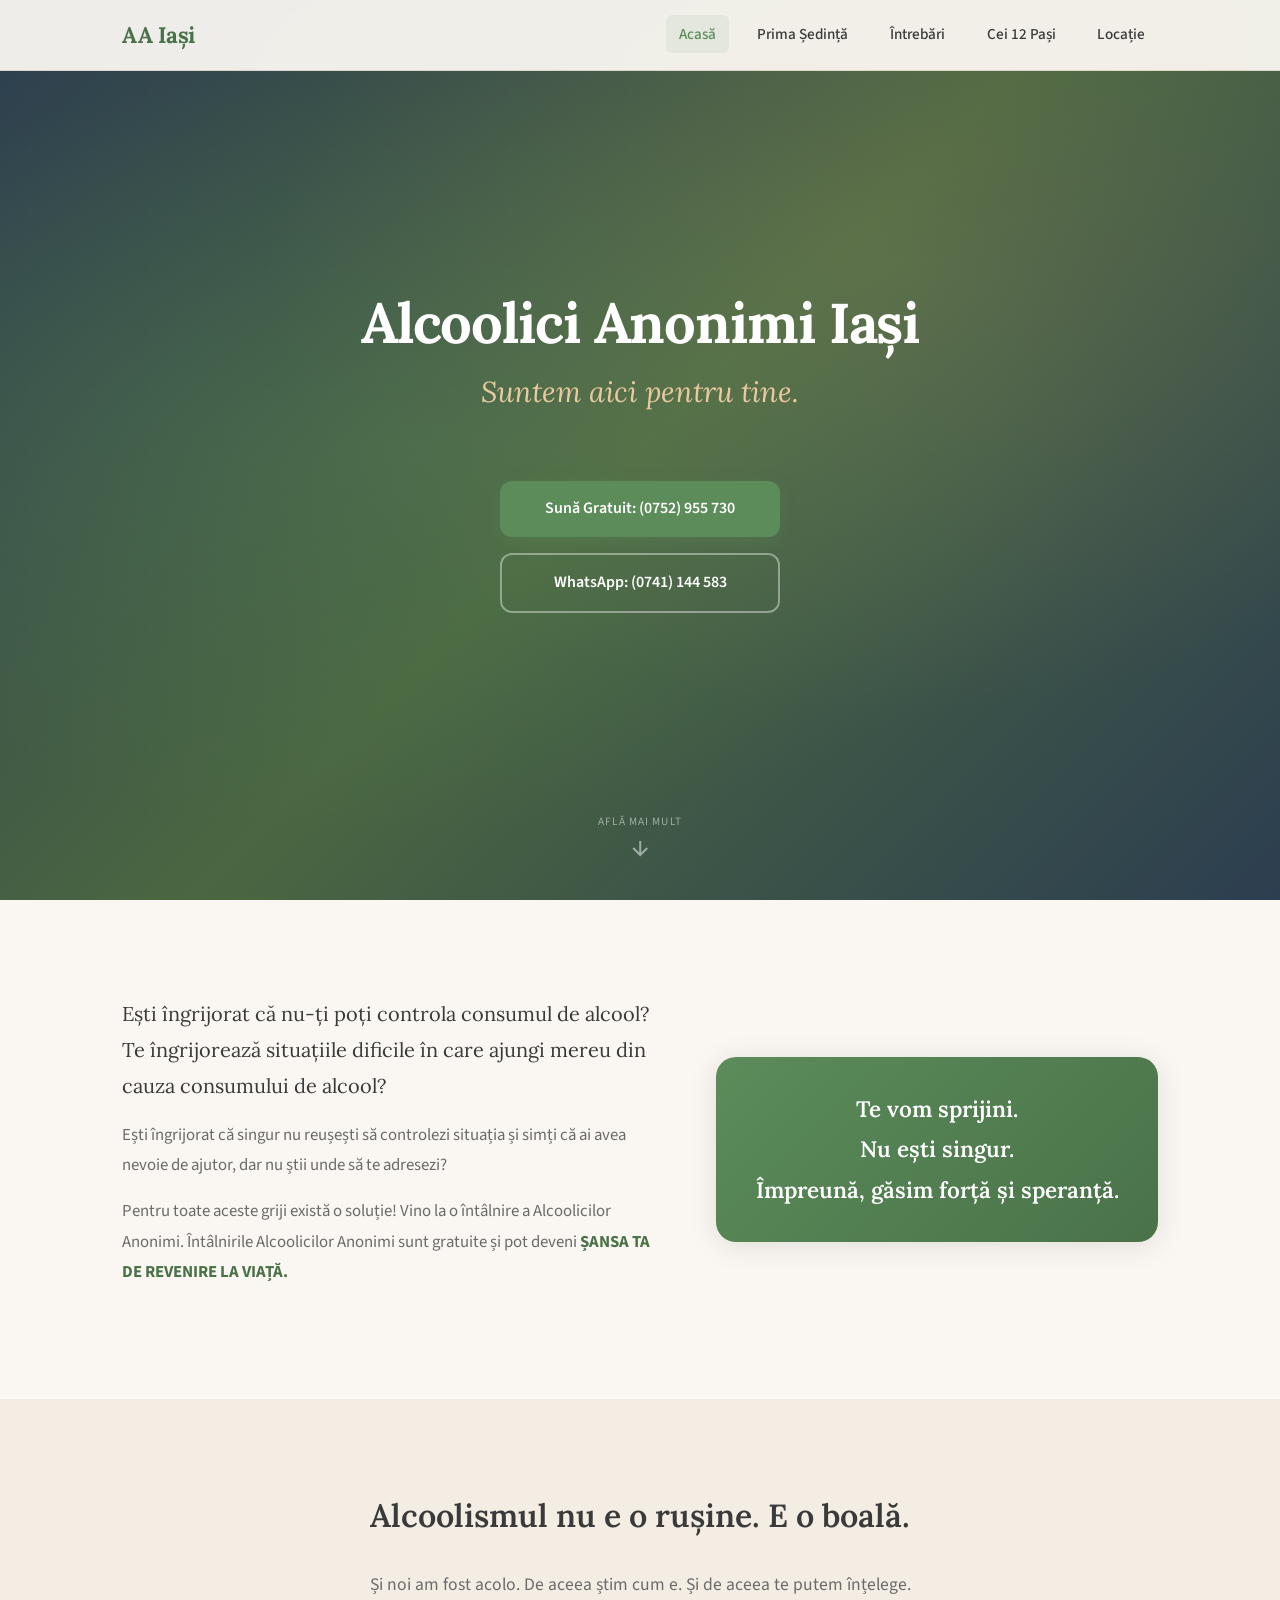
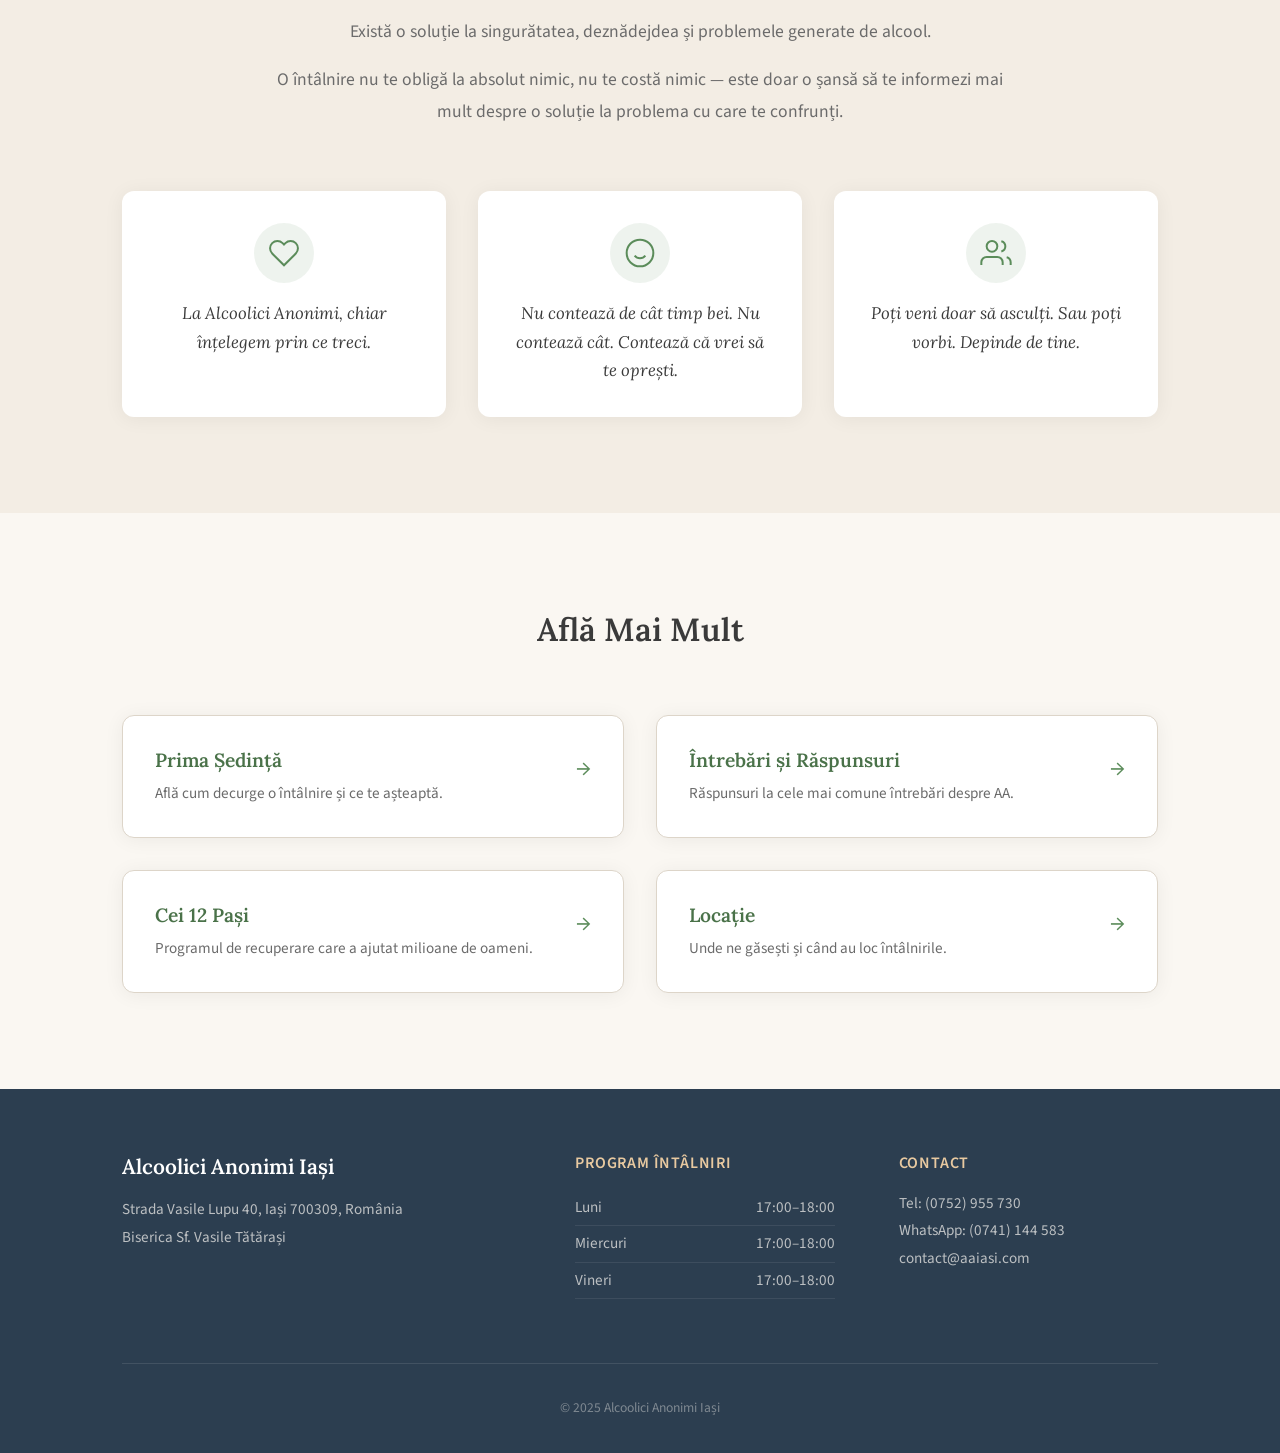
<file: index.html>
<!DOCTYPE html>
<html lang="ro">
<head>
    <meta charset="UTF-8">
    <meta name="viewport" content="width=device-width, initial-scale=1.0">
    <title>Alcoolici Anonimi Iași | Găsește Speranța Aici</title>
    <meta name="description" content="Alcoolici Anonimi Iași - grupuri de sprijin gratuite pentru persoanele care doresc să se elibereze de dependența de alcool. Întâlniri Luni, Miercuri și Vineri.">
    <link rel="preconnect" href="https://fonts.googleapis.com">
    <link rel="preconnect" href="https://fonts.gstatic.com" crossorigin>
    <link href="https://fonts.googleapis.com/css2?family=Lora:ital,wght@0,400;0,600;0,700;1,400&family=Source+Sans+3:wght@300;400;500;600&display=swap" rel="stylesheet">
    <link rel="stylesheet" href="styles.css">
</head>
<body>
    <!-- Netlify form detection -->
    <form name="contact" netlify netlify-honeypot="bot-field" hidden>
        <input type="text" name="name">
        <input type="email" name="email">
        <textarea name="message"></textarea>
    </form>
    <!-- Navigation -->
    <nav class="nav" id="nav">
        <div class="nav-container">
            <a href="index.html" class="nav-logo">AA Iași</a>
            <button class="nav-toggle" id="navToggle" aria-label="Deschide meniu">
                <span></span>
                <span></span>
                <span></span>
            </button>
            <ul class="nav-links" id="navLinks">
                <li><a href="index.html" class="active">Acasă</a></li>
                <li><a href="prima-sedinta.html">Prima Ședință</a></li>
                <li><a href="intrebari.html">Întrebări</a></li>
                <li><a href="cei-12-pasi.html">Cei 12 Pași</a></li>
                <li><a href="locatie.html">Locație</a></li>
            </ul>
        </div>
    </nav>

    <!-- Hero Section -->
    <header class="hero">
        <div class="hero-overlay"></div>
        <div class="hero-content">
            <h1 class="hero-title">Alcoolici Anonimi Iași</h1>
            <p class="hero-subtitle">Suntem aici pentru tine.</p>
            <div class="hero-cta">
                <a href="tel:0752955730" class="btn btn-primary">Sună Gratuit: (0752) 955 730</a>
                <a href="https://wa.me/40741144583" class="btn btn-secondary">WhatsApp: (0741) 144 583</a>
            </div>
        </div>
        <div class="hero-scroll-indicator">
            <span>Află mai mult</span>
            <svg width="24" height="24" viewBox="0 0 24 24" fill="none" stroke="currentColor" stroke-width="2"><path d="M12 5v14M5 12l7 7 7-7"/></svg>
        </div>
    </header>

    <!-- Message Section -->
    <section class="section message-section">
        <div class="container">
            <div class="message-grid">
                <div class="message-text">
                    <p class="lead">Ești îngrijorat că nu-ți poți controla consumul de alcool? Te îngrijorează situațiile dificile în care ajungi mereu din cauza consumului de alcool?</p>
                    <p>Ești îngrijorat că singur nu reușești să controlezi situația și simți că ai avea nevoie de ajutor, dar nu știi unde să te adresezi?</p>
                    <p>Pentru toate aceste griji există o soluție! Vino la o întâlnire a Alcoolicilor Anonimi. Întâlnirile Alcoolicilor Anonimi sunt gratuite și pot deveni <strong>ȘANSA TA DE REVENIRE LA VIAȚĂ.</strong></p>
                </div>
                <div class="message-highlight">
                    <blockquote>
                        <p>Te vom sprijini.</p>
                        <p>Nu ești singur.</p>
                        <p>Împreună, găsim forță și speranță.</p>
                    </blockquote>
                </div>
            </div>
        </div>
    </section>

    <!-- Understanding Section -->
    <section class="section understanding-section">
        <div class="container">
            <div class="understanding-content">
                <h2>Alcoolismul nu e o rușine. E o boală.</h2>
                <p>Și noi am fost acolo. De aceea știm cum e. Și de aceea te putem înțelege.</p>
                <p>Există o soluție la singurătatea, deznădejdea și problemele generate de alcool.</p>
                <p>O întâlnire nu te obligă la absolut nimic, nu te costă nimic — este doar o șansă să te informezi mai mult despre o soluție la problema cu care te confrunți.</p>
            </div>
            <div class="encouragement-cards">
                <div class="card">
                    <div class="card-icon">
                        <svg width="32" height="32" viewBox="0 0 24 24" fill="none" stroke="currentColor" stroke-width="1.5"><path d="M20.84 4.61a5.5 5.5 0 0 0-7.78 0L12 5.67l-1.06-1.06a5.5 5.5 0 0 0-7.78 7.78l1.06 1.06L12 21.23l7.78-7.78 1.06-1.06a5.5 5.5 0 0 0 0-7.78z"/></svg>
                    </div>
                    <p>La Alcoolici Anonimi, chiar înțelegem prin ce treci.</p>
                </div>
                <div class="card">
                    <div class="card-icon">
                        <svg width="32" height="32" viewBox="0 0 24 24" fill="none" stroke="currentColor" stroke-width="1.5"><circle cx="12" cy="12" r="10"/><path d="M8 14s1.5 2 4 2 4-2 4-2"/><line x1="9" y1="9" x2="9.01" y2="9"/><line x1="15" y1="9" x2="15.01" y2="9"/></svg>
                    </div>
                    <p>Nu contează de cât timp bei. Nu contează cât. Contează că vrei să te oprești.</p>
                </div>
                <div class="card">
                    <div class="card-icon">
                        <svg width="32" height="32" viewBox="0 0 24 24" fill="none" stroke="currentColor" stroke-width="1.5"><path d="M17 21v-2a4 4 0 0 0-4-4H5a4 4 0 0 0-4 4v2"/><circle cx="9" cy="7" r="4"/><path d="M23 21v-2a4 4 0 0 0-3-3.87"/><path d="M16 3.13a4 4 0 0 1 0 7.75"/></svg>
                    </div>
                    <p>Poți veni doar să asculți. Sau poți vorbi. Depinde de tine.</p>
                </div>
            </div>
        </div>
    </section>

    <!-- Quick Links Section -->
    <section class="section links-section">
        <div class="container">
            <h2 class="section-title">Află Mai Mult</h2>
            <div class="links-grid">
                <a href="prima-sedinta.html" class="link-card">
                    <h3>Prima Ședință</h3>
                    <p>Află cum decurge o întâlnire și ce te așteaptă.</p>
                    <span class="link-arrow">&rarr;</span>
                </a>
                <a href="intrebari.html" class="link-card">
                    <h3>Întrebări și Răspunsuri</h3>
                    <p>Răspunsuri la cele mai comune întrebări despre AA.</p>
                    <span class="link-arrow">&rarr;</span>
                </a>
                <a href="cei-12-pasi.html" class="link-card">
                    <h3>Cei 12 Pași</h3>
                    <p>Programul de recuperare care a ajutat milioane de oameni.</p>
                    <span class="link-arrow">&rarr;</span>
                </a>
                <a href="locatie.html" class="link-card">
                    <h3>Locație</h3>
                    <p>Unde ne găsești și când au loc întâlnirile.</p>
                    <span class="link-arrow">&rarr;</span>
                </a>
            </div>
        </div>
    </section>

    <!-- Footer -->
    <footer class="footer">
        <div class="container">
            <div class="footer-grid">
                <div class="footer-info">
                    <h3>Alcoolici Anonimi Iași</h3>
                    <p>Strada Vasile Lupu 40, Iași 700309, România</p>
                    <p><a href="https://maps.app.goo.gl/vv4VLsYm66Xan8x5A" target="_blank" rel="noopener">Biserica Sf. Vasile Tătărași</a></p>
                </div>
                <div class="footer-schedule">
                    <h4>Program Întâlniri</h4>
                    <ul>
                        <li><span>Luni</span> <span>17:00–18:00</span></li>
                        <li><span>Miercuri</span> <span>17:00–18:00</span></li>
                        <li><span>Vineri</span> <span>17:00–18:00</span></li>
                    </ul>
                </div>
                <div class="footer-contact">
                    <h4>Contact</h4>
                    <p><a href="tel:0752955730">Tel: (0752) 955 730</a></p>
                    <p><a href="https://wa.me/40741144583">WhatsApp: (0741) 144 583</a></p>
                    <p><a href="mailto:contact@aaiasi.com">contact@aaiasi.com</a></p>
                </div>
            </div>
            <div class="footer-bottom">
                <p>&copy; 2025 Alcoolici Anonimi Iași</p>
            </div>
        </div>
    </footer>

    <script src="main.js"></script>
</body>
</html>
</file>
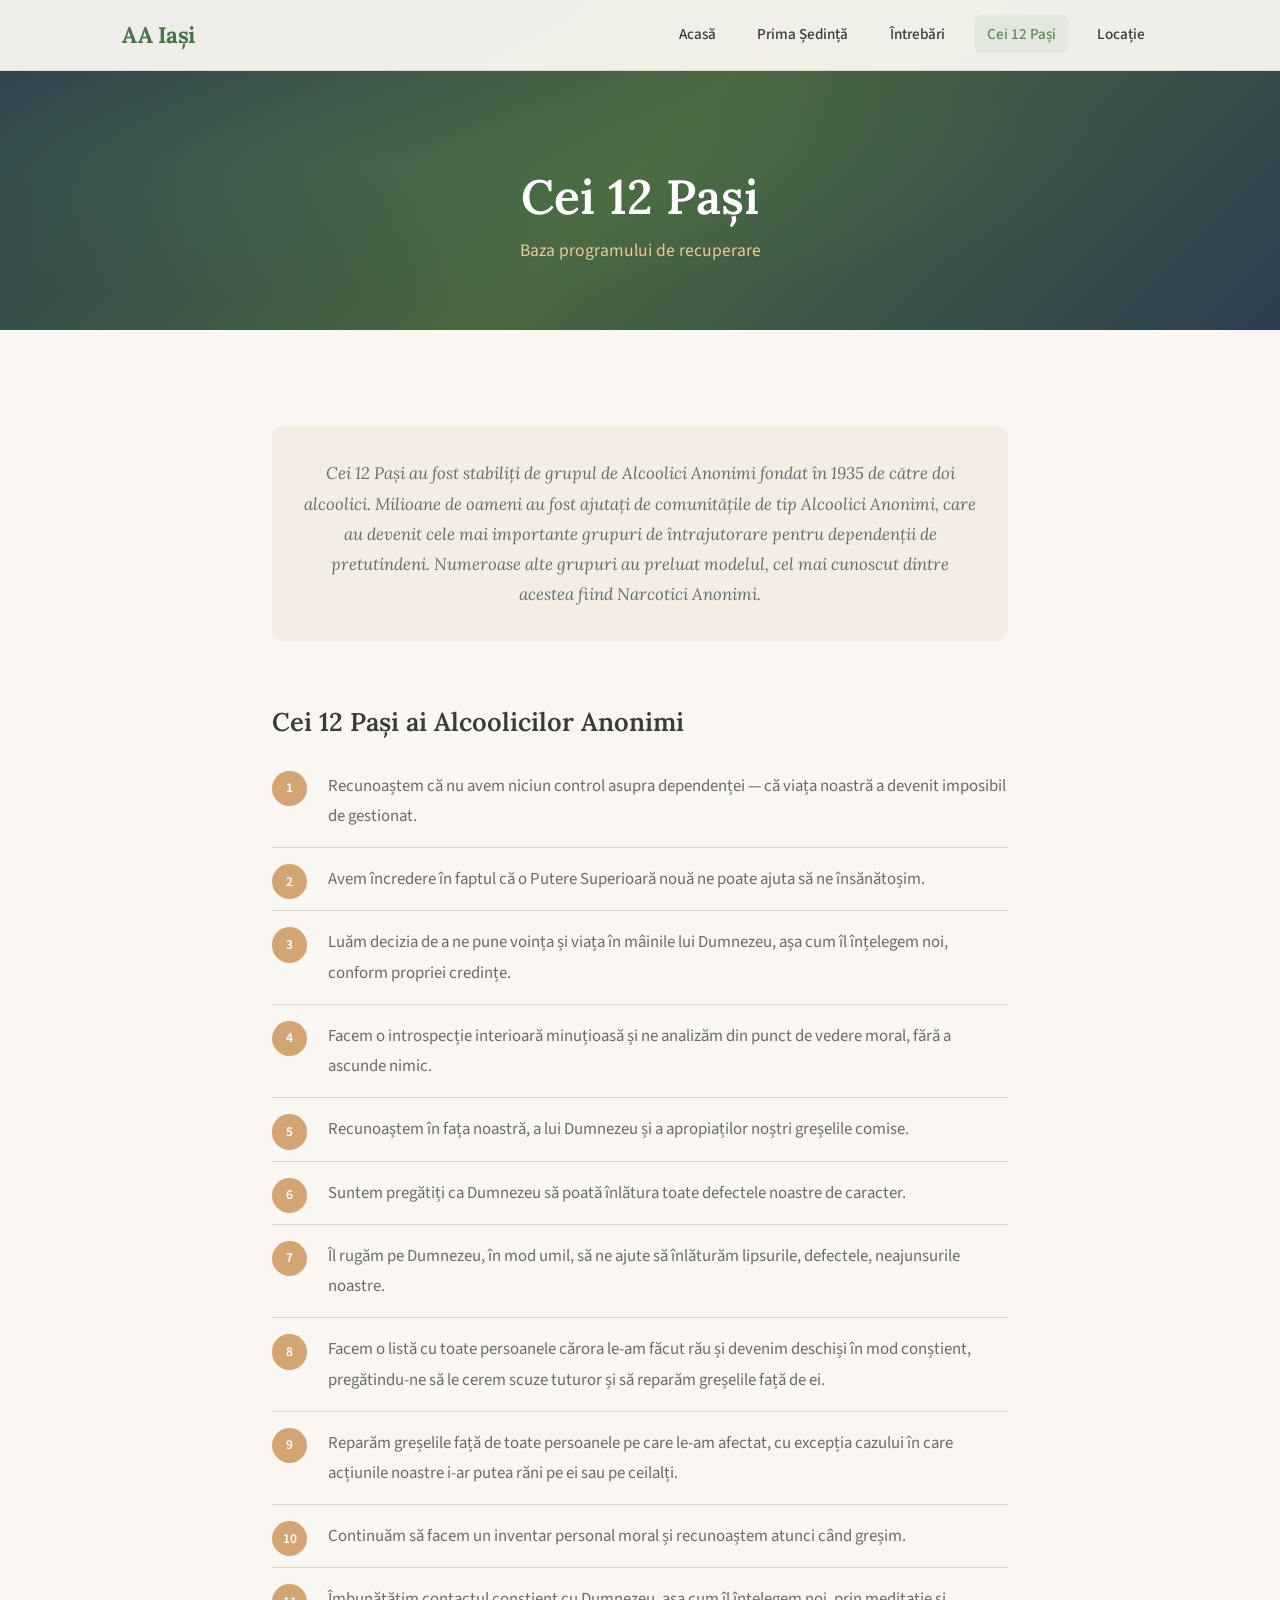
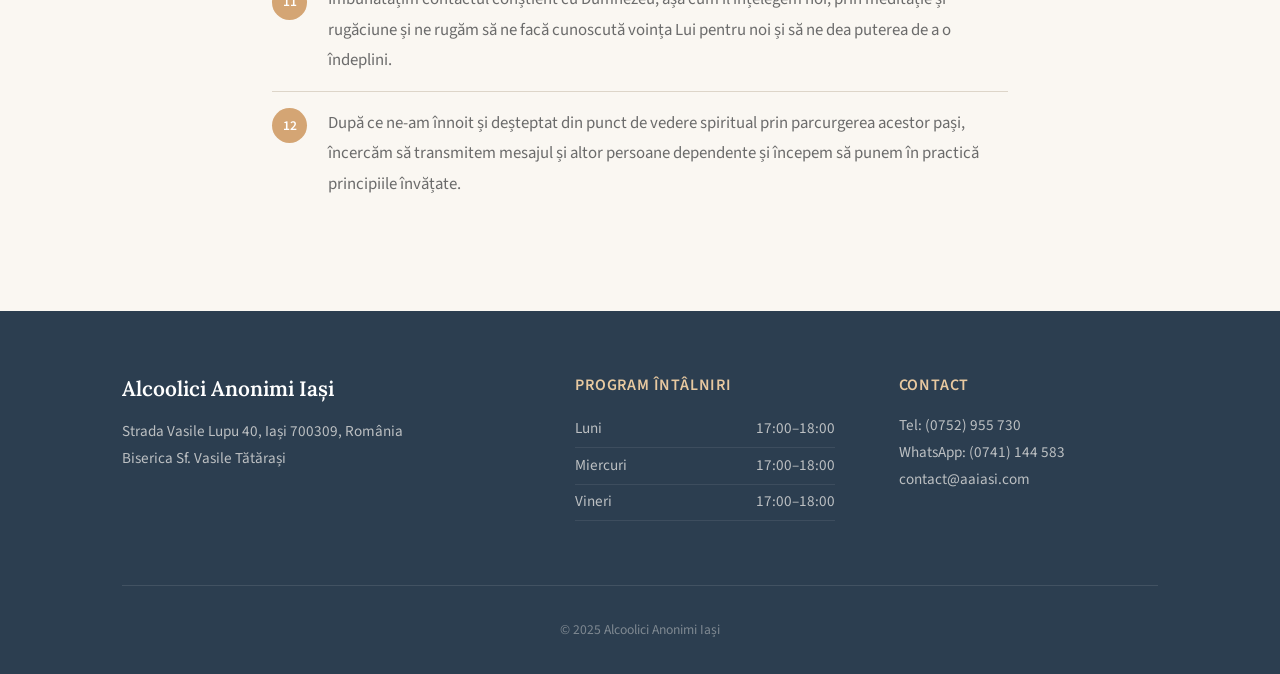
<file: cei-12-pasi.html>
<!DOCTYPE html>
<html lang="ro">
<head>
    <meta charset="UTF-8">
    <meta name="viewport" content="width=device-width, initial-scale=1.0">
    <title>Cei 12 Pași | Alcoolici Anonimi Iași</title>
    <meta name="description" content="Cei 12 Pași ai Alcoolicilor Anonimi - programul de recuperare care a ajutat milioane de oameni din întreaga lume.">
    <link rel="preconnect" href="https://fonts.googleapis.com">
    <link rel="preconnect" href="https://fonts.gstatic.com" crossorigin>
    <link href="https://fonts.googleapis.com/css2?family=Lora:ital,wght@0,400;0,600;0,700;1,400&family=Source+Sans+3:wght@300;400;500;600&display=swap" rel="stylesheet">
    <link rel="stylesheet" href="styles.css">
</head>
<body>
    <!-- Navigation -->
    <nav class="nav" id="nav">
        <div class="nav-container">
            <a href="index.html" class="nav-logo">AA Iași</a>
            <button class="nav-toggle" id="navToggle" aria-label="Deschide meniu">
                <span></span><span></span><span></span>
            </button>
            <ul class="nav-links" id="navLinks">
                <li><a href="index.html">Acasă</a></li>
                <li><a href="prima-sedinta.html">Prima Ședință</a></li>
                <li><a href="intrebari.html">Întrebări</a></li>
                <li><a href="cei-12-pasi.html" class="active">Cei 12 Pași</a></li>
                <li><a href="locatie.html">Locație</a></li>
            </ul>
        </div>
    </nav>

    <!-- Page Header -->
    <header class="page-header">
        <h1>Cei 12 Pași</h1>
        <p>Baza programului de recuperare</p>
    </header>

    <!-- Page Content -->
    <main class="page-content">
        <div class="container">
            <p class="steps-intro">Cei 12 Pași au fost stabiliți de grupul de Alcoolici Anonimi fondat în 1935 de către doi alcoolici. Milioane de oameni au fost ajutați de comunitățile de tip Alcoolici Anonimi, care au devenit cele mai importante grupuri de întrajutorare pentru dependenții de pretutindeni. Numeroase alte grupuri au preluat modelul, cel mai cunoscut dintre acestea fiind Narcotici Anonimi.</p>

            <h2>Cei 12 Pași ai Alcoolicilor Anonimi</h2>

            <ol class="twelve-steps">
                <li>Recunoaștem că nu avem niciun control asupra dependenței — că viața noastră a devenit imposibil de gestionat.</li>
                <li>Avem încredere în faptul că o Putere Superioară nouă ne poate ajuta să ne însănătoșim.</li>
                <li>Luăm decizia de a ne pune voința și viața în mâinile lui Dumnezeu, așa cum îl înțelegem noi, conform propriei credințe.</li>
                <li>Facem o introspecție interioară minuțioasă și ne analizăm din punct de vedere moral, fără a ascunde nimic.</li>
                <li>Recunoaștem în fața noastră, a lui Dumnezeu și a apropiaților noștri greșelile comise.</li>
                <li>Suntem pregătiți ca Dumnezeu să poată înlătura toate defectele noastre de caracter.</li>
                <li>Îl rugăm pe Dumnezeu, în mod umil, să ne ajute să înlăturăm lipsurile, defectele, neajunsurile noastre.</li>
                <li>Facem o listă cu toate persoanele cărora le-am făcut rău și devenim deschiși în mod conștient, pregătindu-ne să le cerem scuze tuturor și să reparăm greșelile față de ei.</li>
                <li>Reparăm greșelile față de toate persoanele pe care le-am afectat, cu excepția cazului în care acțiunile noastre i-ar putea răni pe ei sau pe ceilalți.</li>
                <li>Continuăm să facem un inventar personal moral și recunoaștem atunci când greșim.</li>
                <li>Îmbunătățim contactul conștient cu Dumnezeu, așa cum îl înțelegem noi, prin meditație și rugăciune și ne rugăm să ne facă cunoscută voința Lui pentru noi și să ne dea puterea de a o îndeplini.</li>
                <li>După ce ne-am înnoit și deșteptat din punct de vedere spiritual prin parcurgerea acestor pași, încercăm să transmitem mesajul și altor persoane dependente și începem să punem în practică principiile învățate.</li>
            </ol>
        </div>
    </main>

    <!-- Footer -->
    <footer class="footer">
        <div class="container">
            <div class="footer-grid">
                <div class="footer-info">
                    <h3>Alcoolici Anonimi Iași</h3>
                    <p>Strada Vasile Lupu 40, Iași 700309, România</p>
                    <p><a href="https://maps.app.goo.gl/vv4VLsYm66Xan8x5A" target="_blank" rel="noopener">Biserica Sf. Vasile Tătărași</a></p>
                </div>
                <div class="footer-schedule">
                    <h4>Program Întâlniri</h4>
                    <ul>
                        <li><span>Luni</span> <span>17:00–18:00</span></li>
                        <li><span>Miercuri</span> <span>17:00–18:00</span></li>
                        <li><span>Vineri</span> <span>17:00–18:00</span></li>
                    </ul>
                </div>
                <div class="footer-contact">
                    <h4>Contact</h4>
                    <p><a href="tel:0752955730">Tel: (0752) 955 730</a></p>
                    <p><a href="https://wa.me/40741144583">WhatsApp: (0741) 144 583</a></p>
                    <p><a href="mailto:contact@aaiasi.com">contact@aaiasi.com</a></p>
                </div>
            </div>
            <div class="footer-bottom">
                <p>&copy; 2025 Alcoolici Anonimi Iași</p>
            </div>
        </div>
    </footer>
    <script src="main.js"></script>
</body>
</html>
</file>
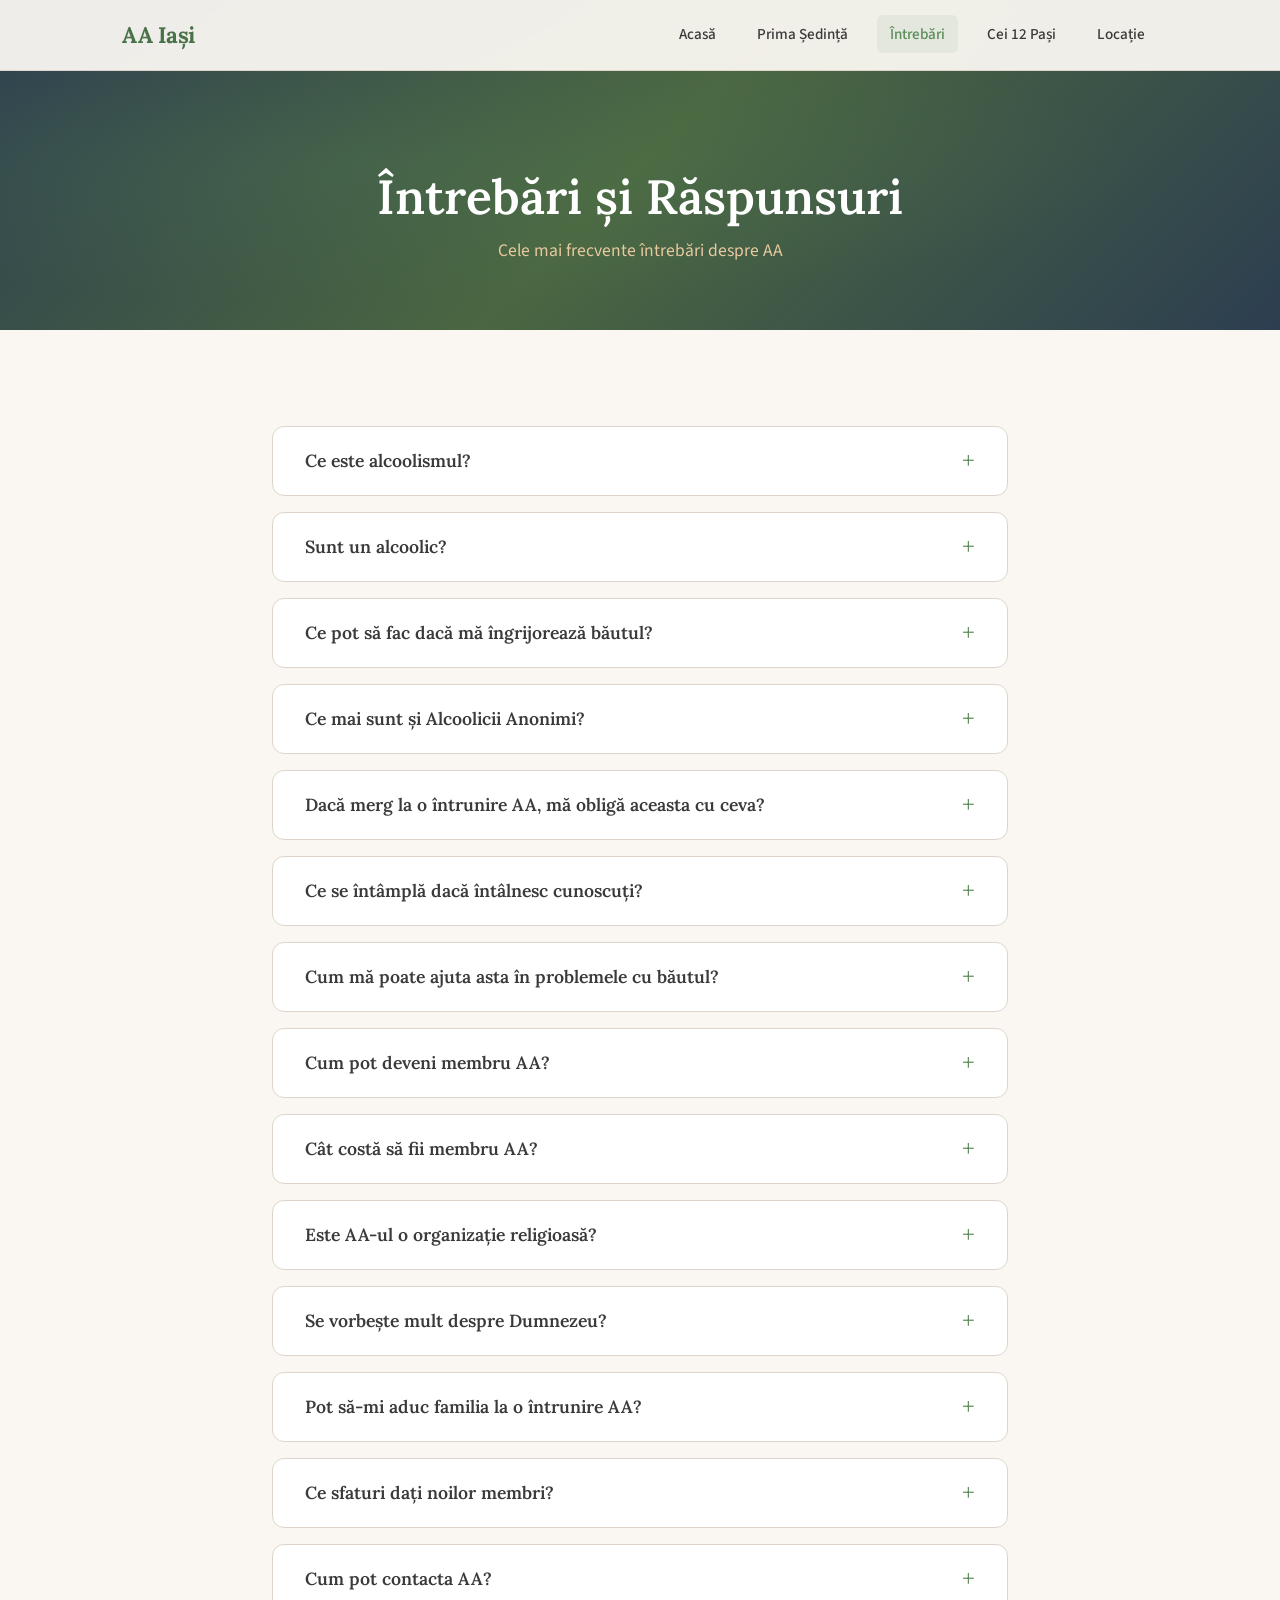
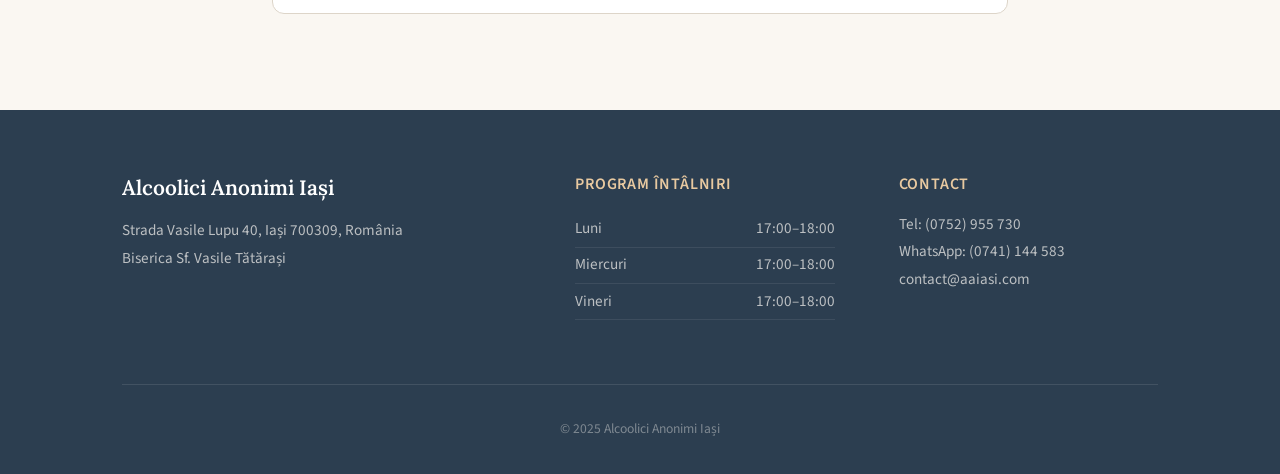
<file: intrebari.html>
<!DOCTYPE html>
<html lang="ro">
<head>
    <meta charset="UTF-8">
    <meta name="viewport" content="width=device-width, initial-scale=1.0">
    <title>Întrebări și Răspunsuri | Alcoolici Anonimi Iași</title>
    <meta name="description" content="Întrebări frecvente despre Alcoolici Anonimi Iași - ce este alcoolismul, cum funcționează AA, cum poți deveni membru.">
    <link rel="preconnect" href="https://fonts.googleapis.com">
    <link rel="preconnect" href="https://fonts.gstatic.com" crossorigin>
    <link href="https://fonts.googleapis.com/css2?family=Lora:ital,wght@0,400;0,600;0,700;1,400&family=Source+Sans+3:wght@300;400;500;600&display=swap" rel="stylesheet">
    <link rel="stylesheet" href="styles.css">
</head>
<body>
    <!-- Navigation -->
    <nav class="nav" id="nav">
        <div class="nav-container">
            <a href="index.html" class="nav-logo">AA Iași</a>
            <button class="nav-toggle" id="navToggle" aria-label="Deschide meniu">
                <span></span><span></span><span></span>
            </button>
            <ul class="nav-links" id="navLinks">
                <li><a href="index.html">Acasă</a></li>
                <li><a href="prima-sedinta.html">Prima Ședință</a></li>
                <li><a href="intrebari.html" class="active">Întrebări</a></li>
                <li><a href="cei-12-pasi.html">Cei 12 Pași</a></li>
                <li><a href="locatie.html">Locație</a></li>
            </ul>
        </div>
    </nav>

    <!-- Page Header -->
    <header class="page-header">
        <h1>Întrebări și Răspunsuri</h1>
        <p>Cele mai frecvente întrebări despre AA</p>
    </header>

    <!-- Page Content -->
    <main class="page-content">
        <div class="container">
            <div class="faq-list">

                <div class="faq-item">
                    <button class="faq-question">Ce este alcoolismul?</button>
                    <div class="faq-answer">
                        <div class="faq-answer-inner">
                            <p>Alcoolismul este o boală. Este o boală degenerativă, progresivă și mortală.</p>
                            <p>Tehnic, alcoolismul este o dependență cronică de alcool, caracterizată de o nevoie fizică și mentală de a consuma alcool, chiar dacă are consecințe negative grave asupra sănătății (ficat, creier, inima, risc de cancer, probleme digestive), vieții sociale (probleme de relație, pierderea locului de muncă) și stării psihice (anxietate, depresie, violență). Se manifestă prin simptome precum tremurături matinale, greață, confuzie, lipsa controlului și dorința intensă de a consuma.</p>
                        </div>
                    </div>
                </div>

                <div class="faq-item">
                    <button class="faq-question">Sunt un alcoolic?</button>
                    <div class="faq-answer">
                        <div class="faq-answer-inner">
                            <p>Dacă în mod repetat beți mai mult decât intenționați sau vreți să beți, sau dacă aveți pierderi de memorie când beți, atunci s-ar putea să fiți un alcoolic.</p>
                            <p>Numai dumneavoastră puteți decide. Nimeni din AA nu vă va spune dacă sunteți sau nu un alcoolic.</p>
                        </div>
                    </div>
                </div>

                <div class="faq-item">
                    <button class="faq-question">Ce pot să fac dacă mă îngrijorează băutul?</button>
                    <div class="faq-answer">
                        <div class="faq-answer-inner">
                            <p>Căutați ajutor. Alcoolicii Anonimi vă pot ajuta.</p>
                        </div>
                    </div>
                </div>

                <div class="faq-item">
                    <button class="faq-question">Ce mai sunt și Alcoolicii Anonimi?</button>
                    <div class="faq-answer">
                        <div class="faq-answer-inner">
                            <p>Noi suntem o comunitate de bărbați și femei care ne-am pierdut capacitatea de a ne controla băutul și care ne-am aflat în tot felul de necazuri din cauza băutului.</p>
                            <p>Încercăm — în majoritatea cazurilor cu succes — să ne creăm o viață satisfăcătoare fără alcool. Pentru aceasta, am descoperit că avem nevoie de ajutorul și susținerea altor alcoolici din AA.</p>
                        </div>
                    </div>
                </div>

                <div class="faq-item">
                    <button class="faq-question">Dacă merg la o întrunire AA, mă obligă aceasta cu ceva?</button>
                    <div class="faq-answer">
                        <div class="faq-answer-inner">
                            <p>Nu. AA nu ține evidențe ale membrilor sau condici de prezență. Nu trebuie să dezvăluiți nimic despre dumneavoastră. Nimeni nu vă va deranja dacă nu vreți să reveniți.</p>
                        </div>
                    </div>
                </div>

                <div class="faq-item">
                    <button class="faq-question">Ce se întâmplă dacă întâlnesc cunoscuți?</button>
                    <div class="faq-answer">
                        <div class="faq-answer-inner">
                            <p>Ei vor fi acolo din același motiv ca și dumneavoastră. Ei nu vor dezvălui identitatea dumneavoastră nimănui din afara comunității. În AA vă puteți păstra anonimatul atât cât doriți. Acesta este unul din motivele pentru care ne numim Alcoolici Anonimi.</p>
                        </div>
                    </div>
                </div>

                <div class="faq-item">
                    <button class="faq-question">Cum mă poate ajuta asta în problemele cu băutul?</button>
                    <div class="faq-answer">
                        <div class="faq-answer-inner">
                            <p>Noi cei din AA știm cum este să fii dependent de alcool și să fii incapabil de a-ți ține promisiunile. Nu suntem terapeuți profesioniști. Singura noastră calificare este faptul că ne-am oprit noi înșine din băut — iar băutorii problemă care ni se adresează știu că recuperarea este posibilă pentru că văd oameni care au reușit asta.</p>
                        </div>
                    </div>
                </div>

                <div class="faq-item">
                    <button class="faq-question">Cum pot deveni membru AA?</button>
                    <div class="faq-answer">
                        <div class="faq-answer-inner">
                            <p>Pentru a deveni membru, tot ce trebuie să faci este să te prezinți. Nu percepem taxe și nu există costuri de înscriere. Persoanele de orice sex, rasă, vârstă sau credință sunt mai mult decât binevenite la AA.</p>
                        </div>
                    </div>
                </div>

                <div class="faq-item">
                    <button class="faq-question">Cât costă să fii membru AA?</button>
                    <div class="faq-answer">
                        <div class="faq-answer-inner">
                            <p>Nu există taxe de participare sau cotizații. De obicei, un grup AA face o colectă în timpul întrunirii pentru acoperirea cheltuielilor cum sunt chiria, cafeaua, etc., iar la toate acestea membrii sunt liberi să contribuie cu mai mult sau mai puțin, după cum doresc.</p>
                        </div>
                    </div>
                </div>

                <div class="faq-item">
                    <button class="faq-question">Este AA-ul o organizație religioasă?</button>
                    <div class="faq-answer">
                        <div class="faq-answer-inner">
                            <p>Nu. Programul în 12 Pași, pe care îl urmează un alcoolic în recuperare, este un program spiritual și nu unul religios.</p>
                        </div>
                    </div>
                </div>

                <div class="faq-item">
                    <button class="faq-question">Se vorbește mult despre Dumnezeu?</button>
                    <div class="faq-answer">
                        <div class="faq-answer-inner">
                            <p>Majoritatea membrilor AA cred că am găsit soluția nu prin puterea voinței proprii ci printr-o putere superioară nouă. Oricum, fiecare definește această putere după cum dorește. Mulți oameni o numesc Dumnezeu, alții cred că este grupul AA, în timp ce alții nu cred deloc în ea. În AA este loc pentru oameni de orice orientare a credinței sau necredinței.</p>
                        </div>
                    </div>
                </div>

                <div class="faq-item">
                    <button class="faq-question">Pot să-mi aduc familia la o întrunire AA?</button>
                    <div class="faq-answer">
                        <div class="faq-answer-inner">
                            <p>Sigur! Se acceptă participarea familiei la una din ședințele de grup.</p>
                        </div>
                    </div>
                </div>

                <div class="faq-item">
                    <button class="faq-question">Ce sfaturi dați noilor membri?</button>
                    <div class="faq-answer">
                        <div class="faq-answer-inner">
                            <p>Din experiența noastră, cei ce se recuperează în AA sunt cei care:</p>
                            <p>a) stau departe de primul pahar;<br>
                            b) participă regulat la întrunirile AA;<br>
                            c) caută compania membrilor AA care își mențin abstinența de mai multă vreme;<br>
                            d) încearcă să pună în practică programul AA de recuperare;<br>
                            e) obțin și studiază cartea Alcoolici Anonimi.</p>
                        </div>
                    </div>
                </div>

                <div class="faq-item">
                    <button class="faq-question">Cum pot contacta AA?</button>
                    <div class="faq-answer">
                        <div class="faq-answer-inner">
                            <p>Puteți veni în persoană la o întâlnire (Luni, Miercuri și Vineri) sau puteți suna sau scrie pe numerele de contact aflate pe pagină.</p>
                            <p><strong>Tel:</strong> <a href="tel:0752955730">(0752) 955 730</a><br>
                            <strong>WhatsApp:</strong> <a href="https://wa.me/40741144583">(0741) 144 583</a><br>
                            <strong>Email:</strong> <a href="mailto:contact@aaiasi.com">contact@aaiasi.com</a></p>
                        </div>
                    </div>
                </div>

            </div>
        </div>
    </main>

    <!-- Footer -->
    <footer class="footer">
        <div class="container">
            <div class="footer-grid">
                <div class="footer-info">
                    <h3>Alcoolici Anonimi Iași</h3>
                    <p>Strada Vasile Lupu 40, Iași 700309, România</p>
                    <p><a href="https://maps.app.goo.gl/vv4VLsYm66Xan8x5A" target="_blank" rel="noopener">Biserica Sf. Vasile Tătărași</a></p>
                </div>
                <div class="footer-schedule">
                    <h4>Program Întâlniri</h4>
                    <ul>
                        <li><span>Luni</span> <span>17:00–18:00</span></li>
                        <li><span>Miercuri</span> <span>17:00–18:00</span></li>
                        <li><span>Vineri</span> <span>17:00–18:00</span></li>
                    </ul>
                </div>
                <div class="footer-contact">
                    <h4>Contact</h4>
                    <p><a href="tel:0752955730">Tel: (0752) 955 730</a></p>
                    <p><a href="https://wa.me/40741144583">WhatsApp: (0741) 144 583</a></p>
                    <p><a href="mailto:contact@aaiasi.com">contact@aaiasi.com</a></p>
                </div>
            </div>
            <div class="footer-bottom">
                <p>&copy; 2025 Alcoolici Anonimi Iași</p>
            </div>
        </div>
    </footer>
    <script src="main.js"></script>
</body>
</html>
</file>
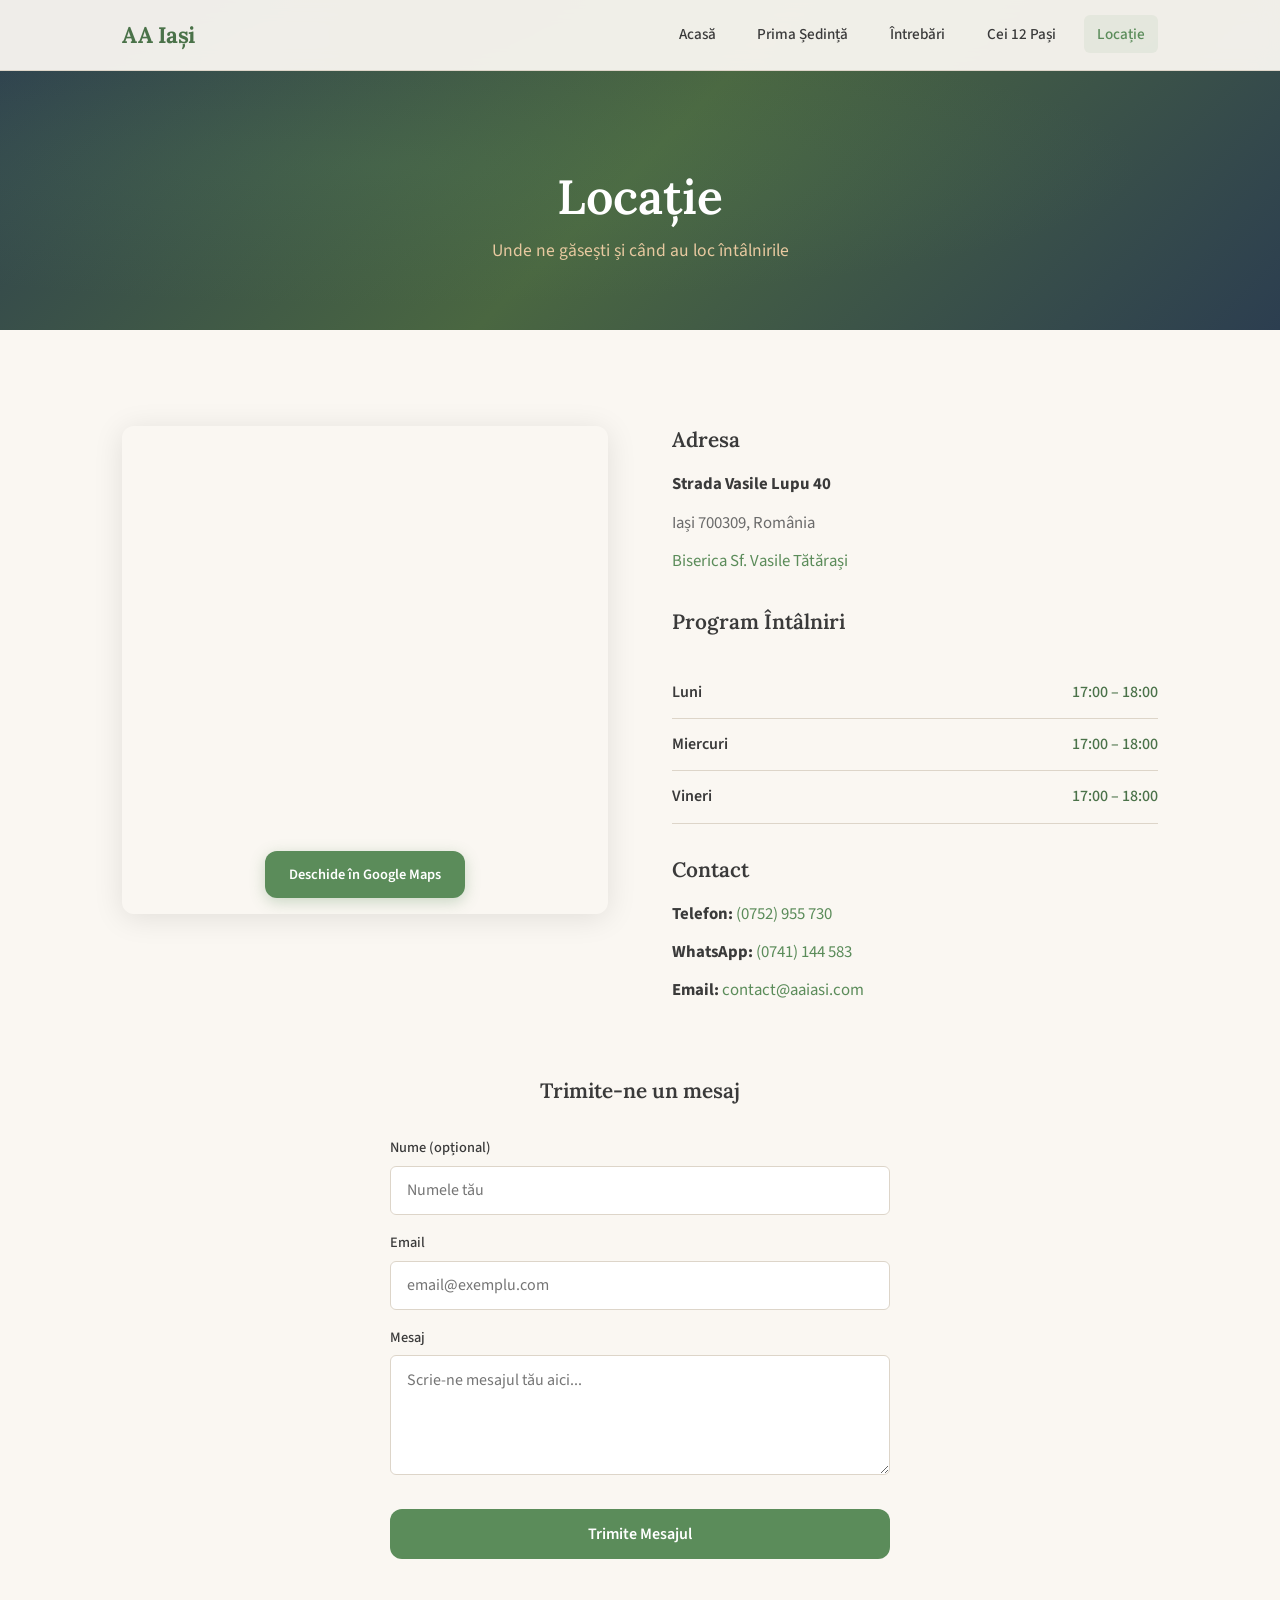
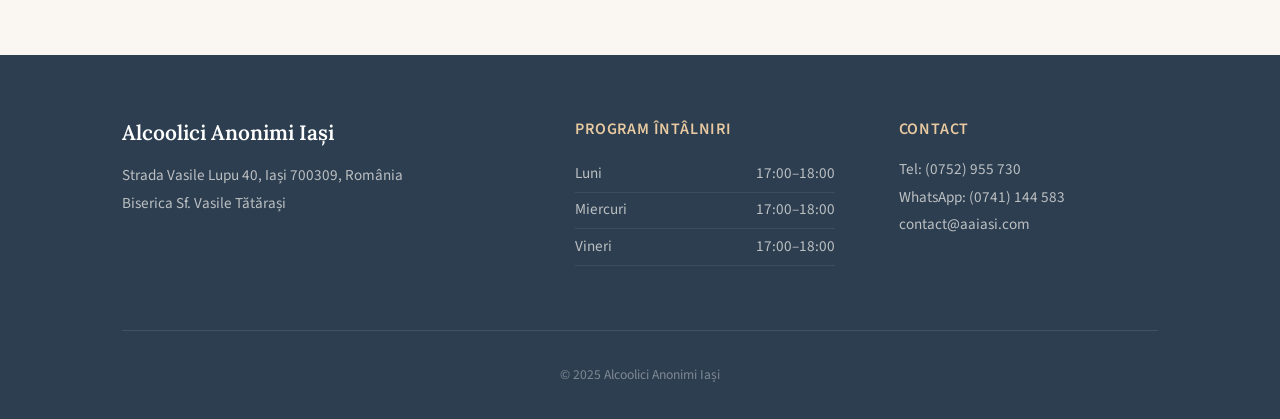
<file: locatie.html>
<!DOCTYPE html>
<html lang="ro">
<head>
    <meta charset="UTF-8">
    <meta name="viewport" content="width=device-width, initial-scale=1.0">
    <title>Locație | Alcoolici Anonimi Iași</title>
    <meta name="description" content="Unde ne găsești - Alcoolici Anonimi Iași, Strada Vasile Lupu 40, Biserica Sf. Vasile Tătărași. Întâlniri Luni, Miercuri și Vineri.">
    <link rel="preconnect" href="https://fonts.googleapis.com">
    <link rel="preconnect" href="https://fonts.gstatic.com" crossorigin>
    <link href="https://fonts.googleapis.com/css2?family=Lora:ital,wght@0,400;0,600;0,700;1,400&family=Source+Sans+3:wght@300;400;500;600&display=swap" rel="stylesheet">
    <link rel="stylesheet" href="styles.css">
</head>
<body>
    <!-- Navigation -->
    <nav class="nav" id="nav">
        <div class="nav-container">
            <a href="index.html" class="nav-logo">AA Iași</a>
            <button class="nav-toggle" id="navToggle" aria-label="Deschide meniu">
                <span></span><span></span><span></span>
            </button>
            <ul class="nav-links" id="navLinks">
                <li><a href="index.html">Acasă</a></li>
                <li><a href="prima-sedinta.html">Prima Ședință</a></li>
                <li><a href="intrebari.html">Întrebări</a></li>
                <li><a href="cei-12-pasi.html">Cei 12 Pași</a></li>
                <li><a href="locatie.html" class="active">Locație</a></li>
            </ul>
        </div>
    </nav>

    <!-- Page Header -->
    <header class="page-header">
        <h1>Locație</h1>
        <p>Unde ne găsești și când au loc întâlnirile</p>
    </header>

    <!-- Page Content -->
    <main class="page-content">
        <div class="container" style="max-width: 1100px;">
            <div class="location-info">
                <div class="location-map">
                    <iframe
                        src="https://www.google.com/maps/embed?pb=!1m18!1m12!1m3!1d2712.5!2d27.5833!3d47.1733!2m3!1f0!2f0!3f0!3m2!1i1024!2i768!4f13.1!3m3!1m2!1s0x0%3A0x0!2sStrada+Vasile+Lupu+40%2C+Ia%C8%99i!5e0!3m2!1sro!2sro!4v1700000000000"
                        allowfullscreen=""
                        loading="lazy"
                        referrerpolicy="no-referrer-when-downgrade"
                        title="Locație AA Iași pe Google Maps">
                    </iframe>
                    <div style="padding: 1rem; text-align: center;">
                        <a href="https://maps.app.goo.gl/JkoHqsGgX3JwiPqN9" target="_blank" rel="noopener" class="btn btn-primary" style="min-width: auto; padding: 0.7rem 1.5rem; font-size: 0.9rem;">
                            Deschide în Google Maps
                        </a>
                    </div>
                </div>
                <div class="location-details">
                    <h3>Adresa</h3>
                    <p><strong>Strada Vasile Lupu 40</strong></p>
                    <p>Iași 700309, România</p>
                    <p><a href="https://maps.app.goo.gl/vv4VLsYm66Xan8x5A" target="_blank" rel="noopener">Biserica Sf. Vasile Tătărași</a></p>

                    <h3 style="margin-top: 2rem;">Program Întâlniri</h3>
                    <table class="schedule-table">
                        <tr><td>Luni</td><td>17:00 – 18:00</td></tr>
                        <tr><td>Miercuri</td><td>17:00 – 18:00</td></tr>
                        <tr><td>Vineri</td><td>17:00 – 18:00</td></tr>
                    </table>

                    <h3 style="margin-top: 2rem;">Contact</h3>
                    <p><strong>Telefon:</strong> <a href="tel:0752955730">(0752) 955 730</a></p>
                    <p><strong>WhatsApp:</strong> <a href="https://wa.me/40741144583">(0741) 144 583</a></p>
                    <p><strong>Email:</strong> <a href="mailto:contact@aaiasi.com">contact@aaiasi.com</a></p>
                </div>
            </div>

            <!-- Contact Form — works with Netlify Forms out of the box -->
            <div class="contact-form">
                <h3>Trimite-ne un mesaj</h3>
                <form name="contact" method="POST" data-netlify="true" netlify-honeypot="bot-field">
                    <!-- Honeypot for spam protection -->
                    <p style="display:none;">
                        <label>Nu completa acest câmp: <input name="bot-field"></label>
                    </p>
                    <div class="form-group">
                        <label for="name">Nume (opțional)</label>
                        <input type="text" id="name" name="name" placeholder="Numele tău">
                    </div>
                    <div class="form-group">
                        <label for="email">Email</label>
                        <input type="email" id="email" name="email" placeholder="email@exemplu.com" required>
                    </div>
                    <div class="form-group">
                        <label for="message">Mesaj</label>
                        <textarea id="message" name="message" placeholder="Scrie-ne mesajul tău aici..." required></textarea>
                    </div>
                    <button type="submit" class="form-submit">Trimite Mesajul</button>
                </form>
            </div>
        </div>
    </main>

    <!-- Footer -->
    <footer class="footer">
        <div class="container">
            <div class="footer-grid">
                <div class="footer-info">
                    <h3>Alcoolici Anonimi Iași</h3>
                    <p>Strada Vasile Lupu 40, Iași 700309, România</p>
                    <p><a href="https://maps.app.goo.gl/vv4VLsYm66Xan8x5A" target="_blank" rel="noopener">Biserica Sf. Vasile Tătărași</a></p>
                </div>
                <div class="footer-schedule">
                    <h4>Program Întâlniri</h4>
                    <ul>
                        <li><span>Luni</span> <span>17:00–18:00</span></li>
                        <li><span>Miercuri</span> <span>17:00–18:00</span></li>
                        <li><span>Vineri</span> <span>17:00–18:00</span></li>
                    </ul>
                </div>
                <div class="footer-contact">
                    <h4>Contact</h4>
                    <p><a href="tel:0752955730">Tel: (0752) 955 730</a></p>
                    <p><a href="https://wa.me/40741144583">WhatsApp: (0741) 144 583</a></p>
                    <p><a href="mailto:contact@aaiasi.com">contact@aaiasi.com</a></p>
                </div>
            </div>
            <div class="footer-bottom">
                <p>&copy; 2025 Alcoolici Anonimi Iași</p>
            </div>
        </div>
    </footer>
    <script src="main.js"></script>
</body>
</html>
</file>
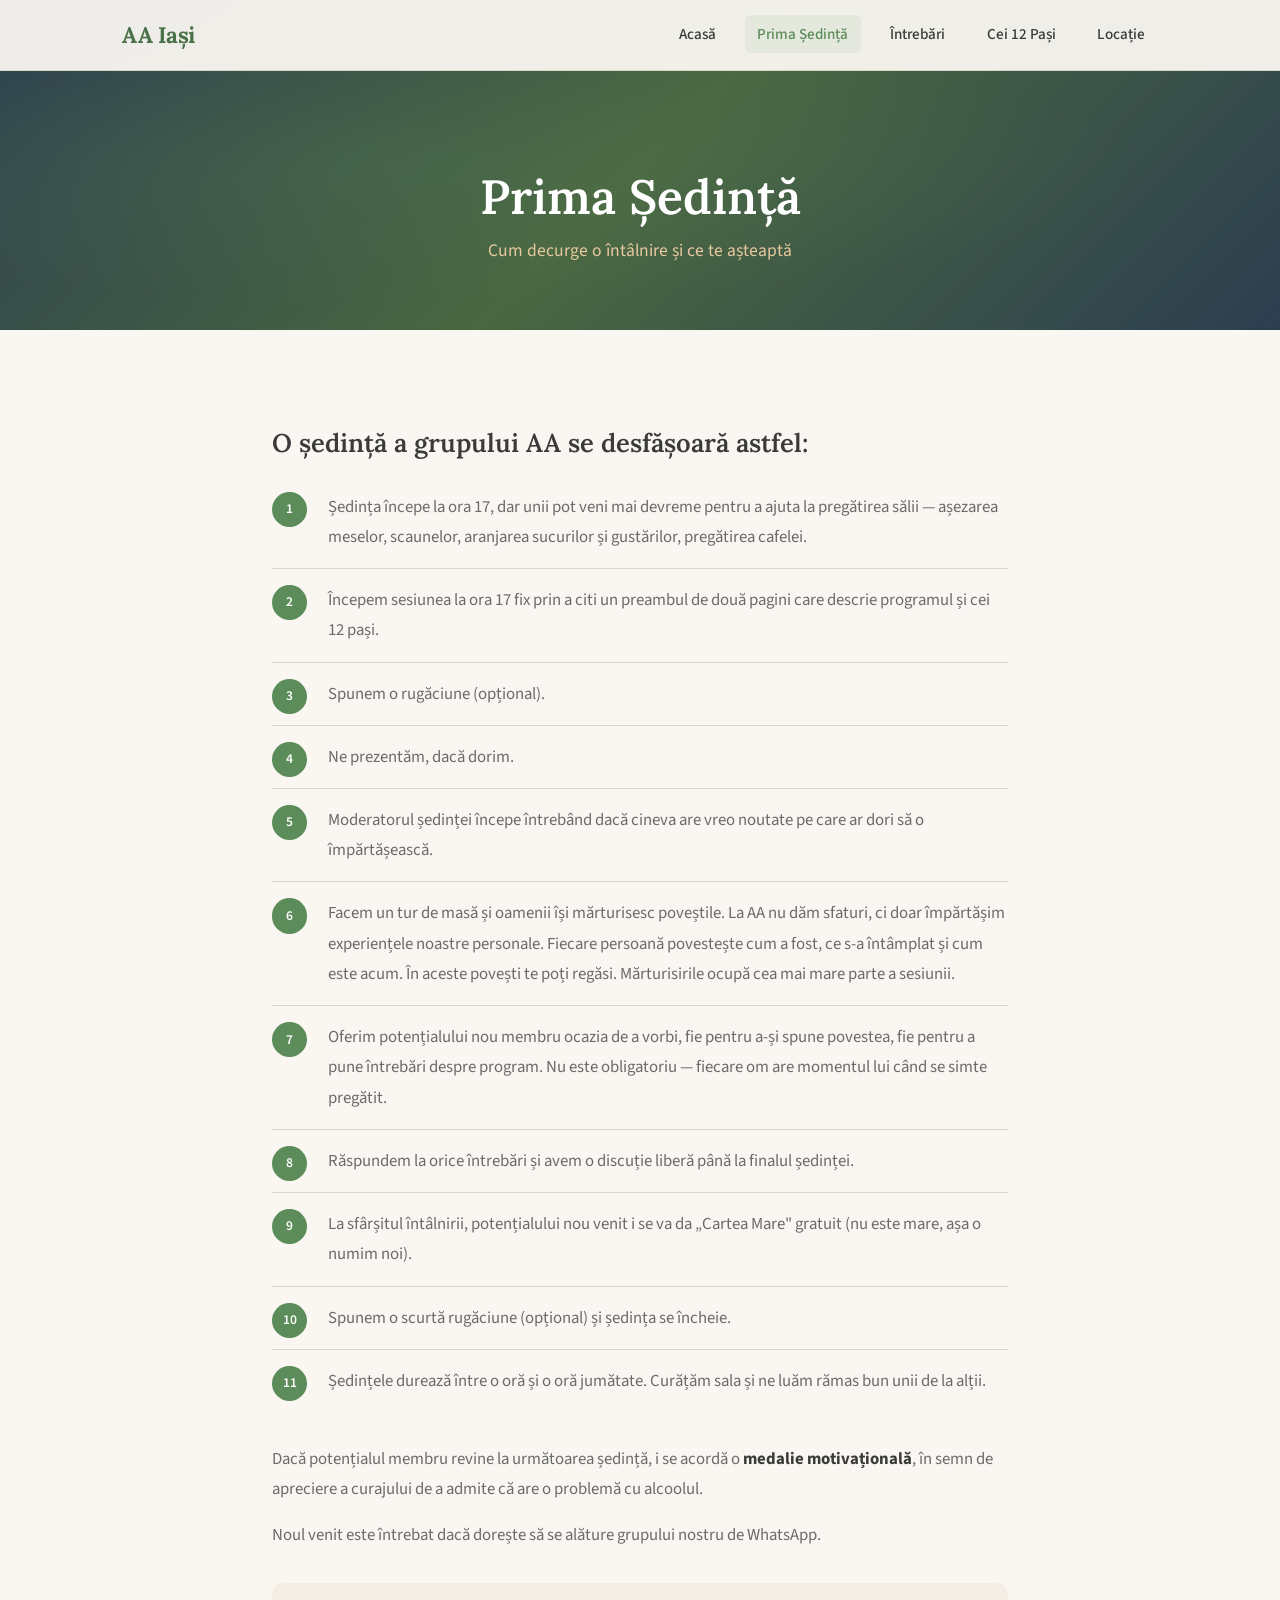
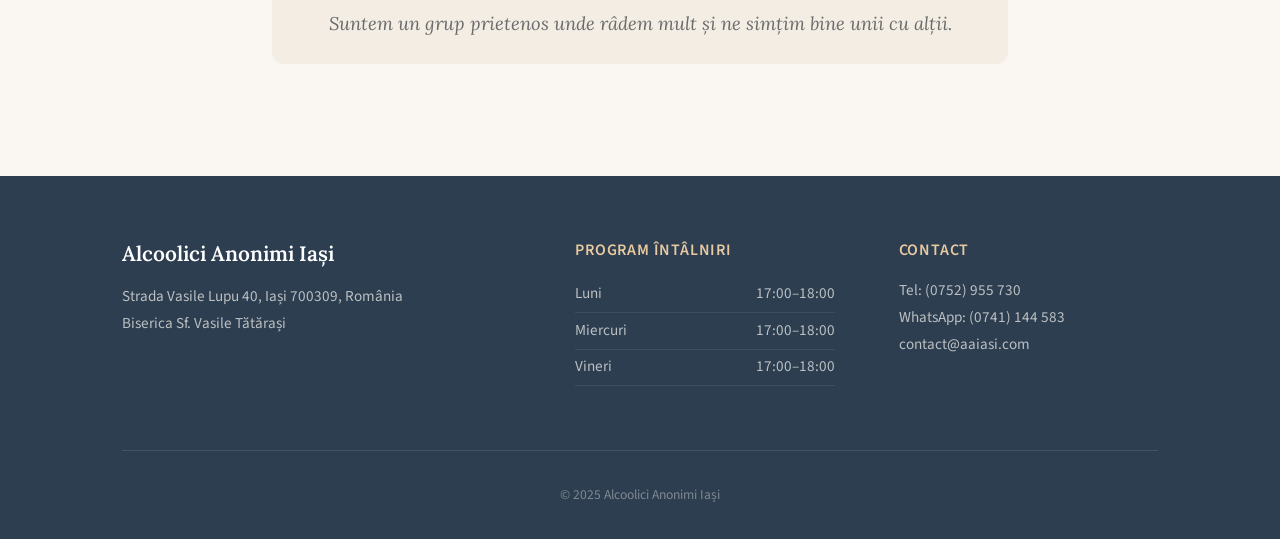
<file: prima-sedinta.html>
<!DOCTYPE html>
<html lang="ro">
<head>
    <meta charset="UTF-8">
    <meta name="viewport" content="width=device-width, initial-scale=1.0">
    <title>Prima Ședință | Alcoolici Anonimi Iași</title>
    <meta name="description" content="Află cum decurge prima ședință la Alcoolici Anonimi Iași. Te așteptăm cu drag.">
    <link rel="preconnect" href="https://fonts.googleapis.com">
    <link rel="preconnect" href="https://fonts.gstatic.com" crossorigin>
    <link href="https://fonts.googleapis.com/css2?family=Lora:ital,wght@0,400;0,600;0,700;1,400&family=Source+Sans+3:wght@300;400;500;600&display=swap" rel="stylesheet">
    <link rel="stylesheet" href="styles.css">
</head>
<body>
    <!-- Navigation -->
    <nav class="nav" id="nav">
        <div class="nav-container">
            <a href="index.html" class="nav-logo">AA Iași</a>
            <button class="nav-toggle" id="navToggle" aria-label="Deschide meniu">
                <span></span><span></span><span></span>
            </button>
            <ul class="nav-links" id="navLinks">
                <li><a href="index.html">Acasă</a></li>
                <li><a href="prima-sedinta.html" class="active">Prima Ședință</a></li>
                <li><a href="intrebari.html">Întrebări</a></li>
                <li><a href="cei-12-pasi.html">Cei 12 Pași</a></li>
                <li><a href="locatie.html">Locație</a></li>
            </ul>
        </div>
    </nav>

    <!-- Page Header -->
    <header class="page-header">
        <h1>Prima Ședință</h1>
        <p>Cum decurge o întâlnire și ce te așteaptă</p>
    </header>

    <!-- Page Content -->
    <main class="page-content">
        <div class="container">
            <h2>O ședință a grupului AA se desfășoară astfel:</h2>

            <ol class="session-steps">
                <li>Ședința începe la ora 17, dar unii pot veni mai devreme pentru a ajuta la pregătirea sălii — așezarea meselor, scaunelor, aranjarea sucurilor și gustărilor, pregătirea cafelei.</li>
                <li>Începem sesiunea la ora 17 fix prin a citi un preambul de două pagini care descrie programul și cei 12 pași.</li>
                <li>Spunem o rugăciune (opțional).</li>
                <li>Ne prezentăm, dacă dorim.</li>
                <li>Moderatorul ședinței începe întrebând dacă cineva are vreo noutate pe care ar dori să o împărtășească.</li>
                <li>Facem un tur de masă și oamenii își mărturisesc poveștile. La AA nu dăm sfaturi, ci doar împărtășim experiențele noastre personale. Fiecare persoană povestește cum a fost, ce s-a întâmplat și cum este acum. În aceste povești te poți regăsi. Mărturisirile ocupă cea mai mare parte a sesiunii.</li>
                <li>Oferim potențialului nou membru ocazia de a vorbi, fie pentru a-și spune povestea, fie pentru a pune întrebări despre program. Nu este obligatoriu — fiecare om are momentul lui când se simte pregătit.</li>
                <li>Răspundem la orice întrebări și avem o discuție liberă până la finalul ședinței.</li>
                <li>La sfârșitul întâlnirii, potențialului nou venit i se va da „Cartea Mare" gratuit (nu este mare, așa o numim noi).</li>
                <li>Spunem o scurtă rugăciune (opțional) și ședința se încheie.</li>
                <li>Ședințele durează între o oră și o oră jumătate. Curățăm sala și ne luăm rămas bun unii de la alții.</li>
            </ol>

            <p style="margin-top: 2rem;">Dacă potențialul membru revine la următoarea ședință, i se acordă o <strong>medalie motivațională</strong>, în semn de apreciere a curajului de a admite că are o problemă cu alcoolul.</p>

            <p>Noul venit este întrebat dacă dorește să se alăture grupului nostru de WhatsApp.</p>

            <p style="font-family: var(--font-display); font-style: italic; font-size: 1.15rem; margin-top: 2rem; padding: 1.5rem; background: var(--color-bg-warm); border-radius: var(--radius-md); text-align: center;">Suntem un grup prietenos unde râdem mult și ne simțim bine unii cu alții.</p>
        </div>
    </main>

    <!-- Footer -->
    <footer class="footer">
        <div class="container">
            <div class="footer-grid">
                <div class="footer-info">
                    <h3>Alcoolici Anonimi Iași</h3>
                    <p>Strada Vasile Lupu 40, Iași 700309, România</p>
                    <p><a href="https://maps.app.goo.gl/vv4VLsYm66Xan8x5A" target="_blank" rel="noopener">Biserica Sf. Vasile Tătărași</a></p>
                </div>
                <div class="footer-schedule">
                    <h4>Program Întâlniri</h4>
                    <ul>
                        <li><span>Luni</span> <span>17:00–18:00</span></li>
                        <li><span>Miercuri</span> <span>17:00–18:00</span></li>
                        <li><span>Vineri</span> <span>17:00–18:00</span></li>
                    </ul>
                </div>
                <div class="footer-contact">
                    <h4>Contact</h4>
                    <p><a href="tel:0752955730">Tel: (0752) 955 730</a></p>
                    <p><a href="https://wa.me/40741144583">WhatsApp: (0741) 144 583</a></p>
                    <p><a href="mailto:contact@aaiasi.com">contact@aaiasi.com</a></p>
                </div>
            </div>
            <div class="footer-bottom">
                <p>&copy; 2025 Alcoolici Anonimi Iași</p>
            </div>
        </div>
    </footer>
    <script src="main.js"></script>
</body>
</html>
</file>
<file: styles.css>
/* ============================================
   AA Iași — Stylesheet
   Warm, approachable design for a recovery community
   ============================================ */

/* --- CSS Variables --- */
:root {
    --color-bg: #FAF7F2;
    --color-bg-warm: #F3EDE4;
    --color-bg-deep: #2C3E50;
    --color-text: #3A3A3A;
    --color-text-light: #6B6B6B;
    --color-text-inverse: #FAF7F2;
    --color-accent: #5B8C5A;
    --color-accent-dark: #4A7249;
    --color-accent-light: #7BAF7A;
    --color-warm: #D4A574;
    --color-warm-light: #E8C9A0;
    --color-border: #DDD5C9;
    --color-card-bg: #FFFFFF;
    --color-hero-overlay: rgba(30, 40, 35, 0.65);

    --font-display: 'Lora', Georgia, serif;
    --font-body: 'Source Sans 3', 'Segoe UI', sans-serif;

    --space-xs: 0.5rem;
    --space-sm: 1rem;
    --space-md: 2rem;
    --space-lg: 4rem;
    --space-xl: 6rem;

    --radius-sm: 6px;
    --radius-md: 12px;
    --radius-lg: 20px;

    --shadow-soft: 0 2px 20px rgba(0,0,0,0.06);
    --shadow-medium: 0 4px 30px rgba(0,0,0,0.1);

    --transition: 0.3s ease;
}

/* --- Reset & Base --- */
*, *::before, *::after {
    margin: 0;
    padding: 0;
    box-sizing: border-box;
}

html {
    scroll-behavior: smooth;
    font-size: 16px;
}

body {
    font-family: var(--font-body);
    color: var(--color-text);
    background-color: var(--color-bg);
    line-height: 1.7;
    -webkit-font-smoothing: antialiased;
}

a {
    color: var(--color-accent);
    text-decoration: none;
    transition: color var(--transition);
}

a:hover {
    color: var(--color-accent-dark);
}

img {
    max-width: 100%;
    height: auto;
    display: block;
}

h1, h2, h3, h4 {
    font-family: var(--font-display);
    font-weight: 600;
    line-height: 1.3;
}

/* --- Utility --- */
.container {
    max-width: 1100px;
    margin: 0 auto;
    padding: 0 var(--space-md);
}

.section {
    padding: var(--space-xl) 0;
}

.section-title {
    font-size: 2rem;
    text-align: center;
    margin-bottom: var(--space-lg);
    color: var(--color-text);
}

/* --- Navigation --- */
.nav {
    position: fixed;
    top: 0;
    left: 0;
    right: 0;
    z-index: 1000;
    background: rgba(250, 247, 242, 0.95);
    backdrop-filter: blur(10px);
    -webkit-backdrop-filter: blur(10px);
    border-bottom: 1px solid var(--color-border);
    transition: box-shadow var(--transition);
}

.nav.scrolled {
    box-shadow: var(--shadow-soft);
}

.nav-container {
    max-width: 1100px;
    margin: 0 auto;
    padding: 0 var(--space-md);
    display: flex;
    align-items: center;
    justify-content: space-between;
    height: 70px;
}

.nav-logo {
    font-family: var(--font-display);
    font-size: 1.4rem;
    font-weight: 700;
    color: var(--color-accent-dark);
    letter-spacing: -0.02em;
}

.nav-logo:hover {
    color: var(--color-accent);
}

.nav-links {
    list-style: none;
    display: flex;
    gap: var(--space-sm);
}

.nav-links a {
    color: var(--color-text);
    font-size: 0.95rem;
    font-weight: 500;
    padding: 0.5rem 0.8rem;
    border-radius: var(--radius-sm);
    transition: all var(--transition);
}

.nav-links a:hover,
.nav-links a.active {
    color: var(--color-accent);
    background: rgba(91, 140, 90, 0.08);
}

.nav-toggle {
    display: none;
    flex-direction: column;
    gap: 5px;
    background: none;
    border: none;
    cursor: pointer;
    padding: 8px;
}

.nav-toggle span {
    display: block;
    width: 24px;
    height: 2px;
    background: var(--color-text);
    border-radius: 2px;
    transition: all var(--transition);
}

/* --- Hero --- */
.hero {
    position: relative;
    min-height: 100vh;
    display: flex;
    align-items: center;
    justify-content: center;
    text-align: center;
    background:
        linear-gradient(135deg, #2C3E50 0%, #4A6741 50%, #2C3E50 100%);
    overflow: hidden;
}

.hero::before {
    content: '';
    position: absolute;
    inset: 0;
    background:
        radial-gradient(ellipse at 30% 50%, rgba(91, 140, 90, 0.3) 0%, transparent 60%),
        radial-gradient(ellipse at 70% 30%, rgba(212, 165, 116, 0.15) 0%, transparent 50%);
}

.hero-overlay {
    position: absolute;
    inset: 0;
    background: url("data:image/svg+xml,%3Csvg width='60' height='60' xmlns='http://www.w3.org/2000/svg'%3E%3Cdefs%3E%3Cpattern id='g' width='60' height='60' patternUnits='userSpaceOnUse'%3E%3Ccircle cx='30' cy='30' r='0.8' fill='rgba(255,255,255,0.04)'/%3E%3C/pattern%3E%3C/defs%3E%3Crect width='60' height='60' fill='url(%23g)'/%3E%3C/svg%3E");
}

.hero-content {
    position: relative;
    z-index: 2;
    padding: var(--space-md);
    max-width: 700px;
    animation: fadeInUp 1s ease-out;
}

.hero-title {
    font-family: var(--font-display);
    font-size: clamp(2.2rem, 5vw, 3.5rem);
    font-weight: 700;
    color: #FFFFFF;
    margin-bottom: var(--space-xs);
    letter-spacing: -0.02em;
}

.hero-subtitle {
    font-family: var(--font-display);
    font-size: clamp(1.2rem, 3vw, 1.8rem);
    font-weight: 400;
    font-style: italic;
    color: var(--color-warm-light);
    margin-bottom: var(--space-lg);
}

.hero-cta {
    display: flex;
    flex-direction: column;
    gap: var(--space-sm);
    align-items: center;
}

/* --- Buttons --- */
.btn {
    display: inline-block;
    padding: 0.9rem 2rem;
    border-radius: var(--radius-md);
    font-family: var(--font-body);
    font-size: 1rem;
    font-weight: 600;
    text-align: center;
    transition: all var(--transition);
    cursor: pointer;
    border: none;
    min-width: 280px;
}

.btn-primary {
    background: var(--color-accent);
    color: #FFFFFF;
    box-shadow: 0 4px 15px rgba(91, 140, 90, 0.3);
}

.btn-primary:hover {
    background: var(--color-accent-dark);
    color: #FFFFFF;
    transform: translateY(-2px);
    box-shadow: 0 6px 20px rgba(91, 140, 90, 0.4);
}

.btn-secondary {
    background: transparent;
    color: #FFFFFF;
    border: 2px solid rgba(255,255,255,0.4);
}

.btn-secondary:hover {
    background: rgba(255,255,255,0.1);
    color: #FFFFFF;
    border-color: rgba(255,255,255,0.7);
    transform: translateY(-2px);
}

/* --- Hero Scroll Indicator --- */
.hero-scroll-indicator {
    position: absolute;
    bottom: 2rem;
    left: 50%;
    transform: translateX(-50%);
    z-index: 2;
    color: rgba(255,255,255,0.5);
    font-size: 0.8rem;
    text-align: center;
    animation: bounce 2s infinite;
}

.hero-scroll-indicator span {
    display: block;
    margin-bottom: 0.3rem;
    font-family: var(--font-body);
    letter-spacing: 0.1em;
    text-transform: uppercase;
    font-size: 0.7rem;
}

/* --- Message Section --- */
.message-section {
    background: var(--color-bg);
}

.message-grid {
    display: grid;
    grid-template-columns: 1.2fr 1fr;
    gap: var(--space-lg);
    align-items: center;
}

.message-text .lead {
    font-family: var(--font-display);
    font-size: 1.25rem;
    font-weight: 400;
    color: var(--color-text);
    margin-bottom: var(--space-sm);
    line-height: 1.8;
}

.message-text p {
    font-size: 1.05rem;
    color: var(--color-text-light);
    margin-bottom: var(--space-sm);
    line-height: 1.8;
}

.message-text strong {
    color: var(--color-accent-dark);
}

.message-highlight blockquote {
    background: linear-gradient(135deg, var(--color-accent), var(--color-accent-dark));
    color: #FFFFFF;
    padding: var(--space-md) var(--space-md);
    border-radius: var(--radius-lg);
    box-shadow: var(--shadow-medium);
    position: relative;
}

.message-highlight blockquote p {
    font-family: var(--font-display);
    font-size: 1.4rem;
    font-weight: 600;
    line-height: 1.8;
    text-align: center;
}

/* --- Understanding Section --- */
.understanding-section {
    background: var(--color-bg-warm);
}

.understanding-content {
    text-align: center;
    max-width: 750px;
    margin: 0 auto var(--space-lg);
}

.understanding-content h2 {
    font-size: 2rem;
    margin-bottom: var(--space-md);
    color: var(--color-text);
}

.understanding-content p {
    font-size: 1.1rem;
    color: var(--color-text-light);
    margin-bottom: var(--space-sm);
    line-height: 1.8;
}

.encouragement-cards {
    display: grid;
    grid-template-columns: repeat(3, 1fr);
    gap: var(--space-md);
}

.card {
    background: var(--color-card-bg);
    padding: var(--space-md);
    border-radius: var(--radius-md);
    box-shadow: var(--shadow-soft);
    text-align: center;
    transition: all var(--transition);
}

.card:hover {
    transform: translateY(-4px);
    box-shadow: var(--shadow-medium);
}

.card-icon {
    width: 60px;
    height: 60px;
    border-radius: 50%;
    background: rgba(91, 140, 90, 0.1);
    display: flex;
    align-items: center;
    justify-content: center;
    margin: 0 auto var(--space-sm);
    color: var(--color-accent);
}

.card p {
    font-family: var(--font-display);
    font-size: 1.05rem;
    font-style: italic;
    color: var(--color-text);
    line-height: 1.7;
}

/* --- Links Section --- */
.links-section {
    background: var(--color-bg);
}

.links-grid {
    display: grid;
    grid-template-columns: repeat(2, 1fr);
    gap: var(--space-md);
}

.link-card {
    display: block;
    background: var(--color-card-bg);
    padding: var(--space-md);
    border-radius: var(--radius-md);
    box-shadow: var(--shadow-soft);
    border: 1px solid var(--color-border);
    transition: all var(--transition);
    position: relative;
    overflow: hidden;
    color: var(--color-text);
}

.link-card::before {
    content: '';
    position: absolute;
    top: 0;
    left: 0;
    width: 4px;
    height: 100%;
    background: var(--color-accent);
    transform: scaleY(0);
    transition: transform var(--transition);
    transform-origin: bottom;
}

.link-card:hover {
    color: var(--color-text);
    transform: translateY(-3px);
    box-shadow: var(--shadow-medium);
    border-color: var(--color-accent-light);
}

.link-card:hover::before {
    transform: scaleY(1);
}

.link-card h3 {
    font-size: 1.2rem;
    margin-bottom: var(--space-xs);
    color: var(--color-accent-dark);
}

.link-card p {
    font-size: 0.95rem;
    color: var(--color-text-light);
    line-height: 1.6;
}

.link-arrow {
    position: absolute;
    top: var(--space-md);
    right: var(--space-md);
    font-size: 1.5rem;
    color: var(--color-accent);
    transition: transform var(--transition);
}

.link-card:hover .link-arrow {
    transform: translateX(5px);
}

/* --- Page Content (inner pages) --- */
.page-header {
    padding-top: calc(70px + var(--space-xl));
    padding-bottom: var(--space-lg);
    background: linear-gradient(135deg, #2C3E50 0%, #4A6741 50%, #2C3E50 100%);
    text-align: center;
    position: relative;
    overflow: hidden;
}

.page-header::before {
    content: '';
    position: absolute;
    inset: 0;
    background:
        radial-gradient(ellipse at 30% 50%, rgba(91, 140, 90, 0.2) 0%, transparent 60%);
}

.page-header h1 {
    font-family: var(--font-display);
    font-size: clamp(2rem, 4vw, 3rem);
    color: #FFFFFF;
    position: relative;
    z-index: 1;
}

.page-header p {
    font-size: 1.1rem;
    color: var(--color-warm-light);
    margin-top: var(--space-xs);
    position: relative;
    z-index: 1;
}

.page-content {
    padding: var(--space-xl) 0;
}

.page-content .container {
    max-width: 800px;
}

.page-content h2 {
    font-size: 1.6rem;
    margin-top: var(--space-lg);
    margin-bottom: var(--space-sm);
    color: var(--color-text);
}

.page-content h2:first-child {
    margin-top: 0;
}

.page-content p {
    font-size: 1.05rem;
    color: var(--color-text-light);
    margin-bottom: var(--space-sm);
    line-height: 1.8;
}

.page-content strong {
    color: var(--color-text);
}

/* --- Session Steps (Prima Sedinta) --- */
.session-steps {
    list-style: none;
    counter-reset: step;
}

.session-steps li {
    counter-increment: step;
    position: relative;
    padding: var(--space-sm) 0 var(--space-sm) 3.5rem;
    border-bottom: 1px solid var(--color-border);
    font-size: 1.05rem;
    color: var(--color-text-light);
    line-height: 1.8;
}

.session-steps li:last-child {
    border-bottom: none;
}

.session-steps li::before {
    content: counter(step);
    position: absolute;
    left: 0;
    top: var(--space-sm);
    width: 2.2rem;
    height: 2.2rem;
    background: var(--color-accent);
    color: #FFFFFF;
    border-radius: 50%;
    display: flex;
    align-items: center;
    justify-content: center;
    font-size: 0.85rem;
    font-weight: 600;
    font-family: var(--font-body);
}

/* --- 12 Steps --- */
.steps-intro {
    font-family: var(--font-display);
    font-style: italic;
    font-size: 1.1rem;
    color: var(--color-text-light);
    margin-bottom: var(--space-lg);
    line-height: 1.8;
    text-align: center;
    padding: var(--space-md);
    background: var(--color-bg-warm);
    border-radius: var(--radius-md);
}

.twelve-steps {
    list-style: none;
    counter-reset: twelve;
}

.twelve-steps li {
    counter-increment: twelve;
    position: relative;
    padding: var(--space-sm) 0 var(--space-sm) 3.5rem;
    border-bottom: 1px solid var(--color-border);
    font-size: 1.05rem;
    color: var(--color-text-light);
    line-height: 1.8;
}

.twelve-steps li:last-child {
    border-bottom: none;
}

.twelve-steps li::before {
    content: counter(twelve);
    position: absolute;
    left: 0;
    top: var(--space-sm);
    width: 2.2rem;
    height: 2.2rem;
    background: var(--color-warm);
    color: #FFFFFF;
    border-radius: 50%;
    display: flex;
    align-items: center;
    justify-content: center;
    font-size: 0.85rem;
    font-weight: 600;
    font-family: var(--font-body);
}

/* --- FAQ Accordion --- */
.faq-list {
    display: flex;
    flex-direction: column;
    gap: var(--space-sm);
}

.faq-item {
    background: var(--color-card-bg);
    border-radius: var(--radius-md);
    border: 1px solid var(--color-border);
    overflow: hidden;
    transition: all var(--transition);
}

.faq-item:hover {
    border-color: var(--color-accent-light);
}

.faq-question {
    width: 100%;
    background: none;
    border: none;
    padding: var(--space-sm) var(--space-md);
    font-family: var(--font-display);
    font-size: 1.1rem;
    font-weight: 600;
    color: var(--color-text);
    cursor: pointer;
    display: flex;
    justify-content: space-between;
    align-items: center;
    text-align: left;
    line-height: 1.5;
}

.faq-question::after {
    content: '+';
    font-size: 1.5rem;
    color: var(--color-accent);
    font-weight: 300;
    transition: transform var(--transition);
    flex-shrink: 0;
    margin-left: var(--space-sm);
}

.faq-item.open .faq-question::after {
    transform: rotate(45deg);
}

.faq-answer {
    max-height: 0;
    overflow: hidden;
    transition: max-height 0.4s ease, padding 0.3s ease;
}

.faq-item.open .faq-answer {
    max-height: 600px;
}

.faq-answer-inner {
    padding: 0 var(--space-md) var(--space-md);
    font-size: 1rem;
    color: var(--color-text-light);
    line-height: 1.8;
}

.faq-answer-inner p {
    margin-bottom: 0.5rem;
}

.faq-answer-inner p:last-child {
    margin-bottom: 0;
}

/* --- Location Page --- */
.location-info {
    display: grid;
    grid-template-columns: 1fr 1fr;
    gap: var(--space-lg);
    align-items: start;
}

.location-map {
    border-radius: var(--radius-md);
    overflow: hidden;
    box-shadow: var(--shadow-medium);
}

.location-map iframe {
    width: 100%;
    height: 400px;
    border: none;
}

.location-details h3 {
    font-size: 1.3rem;
    margin-bottom: var(--space-sm);
    color: var(--color-text);
}

.location-details p {
    font-size: 1.05rem;
    color: var(--color-text-light);
    margin-bottom: var(--space-xs);
    line-height: 1.8;
}

.schedule-table {
    width: 100%;
    margin-top: var(--space-md);
    border-collapse: collapse;
}

.schedule-table td {
    padding: 0.75rem 0;
    border-bottom: 1px solid var(--color-border);
    font-size: 1rem;
}

.schedule-table td:first-child {
    font-weight: 600;
    color: var(--color-text);
}

.schedule-table td:last-child {
    text-align: right;
    color: var(--color-accent-dark);
    font-weight: 500;
}

/* --- Contact Form (Netlify) --- */
.contact-form {
    max-width: 500px;
    margin: var(--space-lg) auto 0;
}

.contact-form h3 {
    font-size: 1.3rem;
    text-align: center;
    margin-bottom: var(--space-md);
}

.form-group {
    margin-bottom: var(--space-sm);
}

.form-group label {
    display: block;
    font-size: 0.9rem;
    font-weight: 500;
    color: var(--color-text);
    margin-bottom: 0.3rem;
}

.form-group input,
.form-group textarea {
    width: 100%;
    padding: 0.8rem 1rem;
    border: 1px solid var(--color-border);
    border-radius: var(--radius-sm);
    font-family: var(--font-body);
    font-size: 1rem;
    color: var(--color-text);
    background: var(--color-card-bg);
    transition: border-color var(--transition);
}

.form-group input:focus,
.form-group textarea:focus {
    outline: none;
    border-color: var(--color-accent);
    box-shadow: 0 0 0 3px rgba(91, 140, 90, 0.1);
}

.form-group textarea {
    resize: vertical;
    min-height: 120px;
}

.form-submit {
    width: 100%;
    padding: 0.9rem;
    background: var(--color-accent);
    color: #FFFFFF;
    border: none;
    border-radius: var(--radius-md);
    font-family: var(--font-body);
    font-size: 1rem;
    font-weight: 600;
    cursor: pointer;
    transition: all var(--transition);
    margin-top: var(--space-xs);
}

.form-submit:hover {
    background: var(--color-accent-dark);
    transform: translateY(-2px);
    box-shadow: 0 4px 15px rgba(91, 140, 90, 0.3);
}

/* --- Footer --- */
.footer {
    background: var(--color-bg-deep);
    color: var(--color-text-inverse);
    padding: var(--space-lg) 0 var(--space-md);
}

.footer-grid {
    display: grid;
    grid-template-columns: 1.5fr 1fr 1fr;
    gap: var(--space-lg);
    margin-bottom: var(--space-lg);
}

.footer h3 {
    font-size: 1.3rem;
    margin-bottom: var(--space-sm);
    color: #FFFFFF;
}

.footer h4 {
    font-size: 1rem;
    font-family: var(--font-body);
    font-weight: 600;
    text-transform: uppercase;
    letter-spacing: 0.05em;
    margin-bottom: var(--space-sm);
    color: var(--color-warm-light);
}

.footer p, .footer a {
    color: rgba(250, 247, 242, 0.7);
    font-size: 0.95rem;
    line-height: 1.8;
}

.footer a:hover {
    color: #FFFFFF;
}

.footer-schedule ul {
    list-style: none;
}

.footer-schedule li {
    display: flex;
    justify-content: space-between;
    padding: 0.3rem 0;
    font-size: 0.95rem;
    color: rgba(250, 247, 242, 0.7);
    border-bottom: 1px solid rgba(255,255,255,0.08);
}

.footer-bottom {
    border-top: 1px solid rgba(255,255,255,0.1);
    padding-top: var(--space-md);
    text-align: center;
}

.footer-bottom p {
    font-size: 0.85rem;
    color: rgba(250, 247, 242, 0.4);
}

/* --- Animations --- */
@keyframes fadeInUp {
    from {
        opacity: 0;
        transform: translateY(30px);
    }
    to {
        opacity: 1;
        transform: translateY(0);
    }
}

@keyframes bounce {
    0%, 20%, 50%, 80%, 100% { transform: translateX(-50%) translateY(0); }
    40% { transform: translateX(-50%) translateY(-8px); }
    60% { transform: translateX(-50%) translateY(-4px); }
}

/* --- Responsive --- */
@media (max-width: 768px) {
    .nav-links {
        display: none;
        position: absolute;
        top: 70px;
        left: 0;
        right: 0;
        background: var(--color-bg);
        flex-direction: column;
        padding: var(--space-sm) var(--space-md);
        border-bottom: 1px solid var(--color-border);
        box-shadow: var(--shadow-soft);
    }

    .nav-links.open {
        display: flex;
    }

    .nav-toggle {
        display: flex;
    }

    .nav-toggle.open span:nth-child(1) {
        transform: rotate(45deg) translate(5px, 5px);
    }

    .nav-toggle.open span:nth-child(2) {
        opacity: 0;
    }

    .nav-toggle.open span:nth-child(3) {
        transform: rotate(-45deg) translate(5px, -5px);
    }

    .hero-cta {
        flex-direction: column;
    }

    .btn {
        min-width: auto;
        width: 100%;
        max-width: 320px;
    }

    .message-grid {
        grid-template-columns: 1fr;
        gap: var(--space-md);
    }

    .encouragement-cards {
        grid-template-columns: 1fr;
    }

    .links-grid {
        grid-template-columns: 1fr;
    }

    .footer-grid {
        grid-template-columns: 1fr;
        gap: var(--space-md);
    }

    .location-info {
        grid-template-columns: 1fr;
    }

    .section {
        padding: var(--space-lg) 0;
    }

    .hero-scroll-indicator {
        display: none;
    }
}

@media (max-width: 480px) {
    html {
        font-size: 15px;
    }

    .container {
        padding: 0 var(--space-sm);
    }

    .page-header {
        padding-top: calc(70px + var(--space-lg));
        padding-bottom: var(--space-md);
    }
}
</file>
